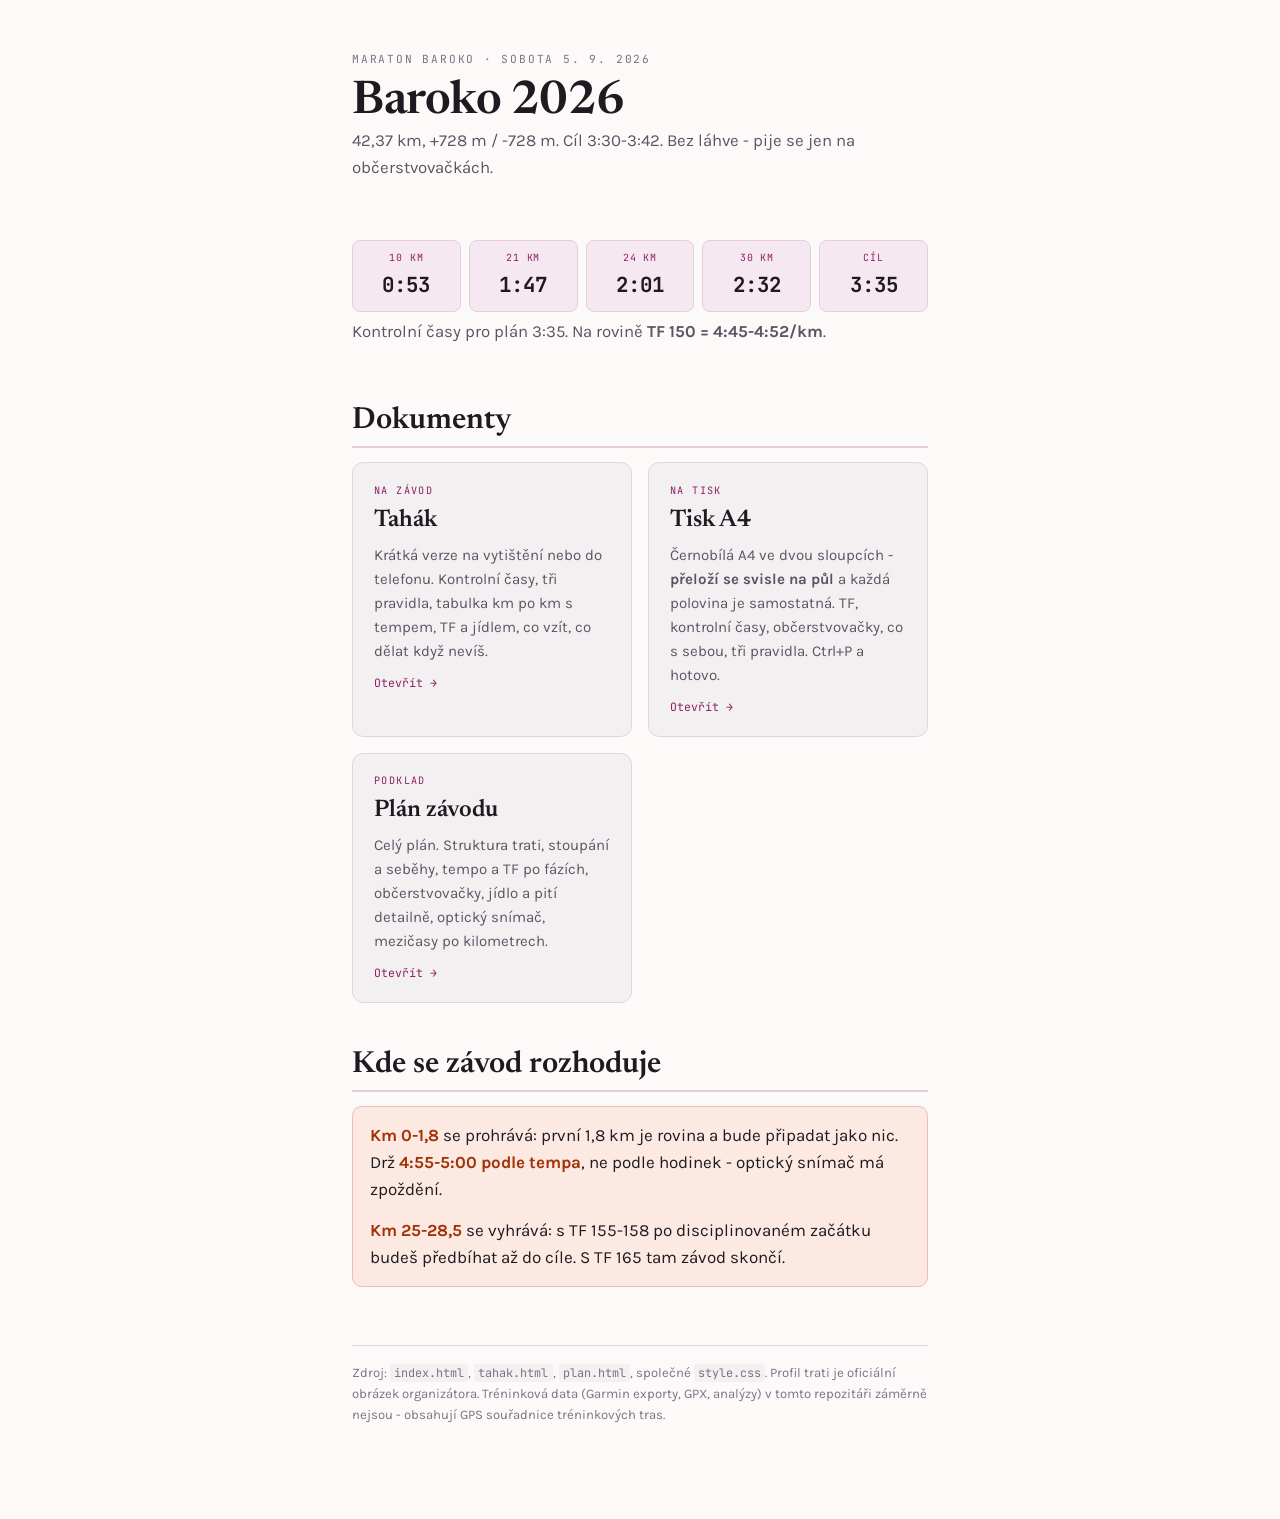
<file: index.html>
<!DOCTYPE html>
<html lang="cs">
<head>
<meta charset="utf-8">
<meta name="viewport" content="width=device-width, initial-scale=1">
<title>Baroko 2026</title>
<link rel="preconnect" href="https://fonts.googleapis.com">
<link rel="preconnect" href="https://fonts.gstatic.com" crossorigin>
<link rel="stylesheet" href="https://fonts.googleapis.com/css2?family=Newsreader:ital,opsz,wght@0,6..72,400;0,6..72,600;1,6..72,400&family=Karla:wght@400;500;700&family=JetBrains+Mono:wght@400;500;700&display=swap">
<link rel="stylesheet" href="style.css">
</head>
<body>
<div class="sheet narrow">

<header>
  <p class="kicker">Maraton Baroko &middot; sobota 5. 9. 2026</p>
  <h1>Baroko 2026</h1>
  <p class="lede">42,37 km, +728 m / -728 m. Cíl 3:30-3:42. Bez láhve - pije se jen na
  občerstvovačkách.</p>
</header>

<section>
  <div class="splits">
    <div><span class="k">10 km</span><span class="v">0:53</span></div>
    <div><span class="k">21 km</span><span class="v">1:47</span></div>
    <div><span class="k">24 km</span><span class="v">2:01</span></div>
    <div><span class="k">30 km</span><span class="v">2:32</span></div>
    <div><span class="k">cíl</span><span class="v">3:35</span></div>
  </div>
  <p class="lede">Kontrolní časy pro plán 3:35. Na rovině <strong>TF 150 = 4:45-4:52/km</strong>.</p>
</section>

<section>
  <h2>Dokumenty</h2>
  <div class="cards">
    <a class="card" href="tahak.html">
      <span class="tag">na závod</span>
      <span class="name">Tahák</span>
      <span class="desc">Krátká verze na vytištění nebo do telefonu. Kontrolní časy, tři pravidla,
        tabulka km po km s tempem, TF a jídlem, co vzít, co dělat když nevíš.</span>
      <span class="go">Otevřít &rarr;</span>
    </a>
    <a class="card" href="tisk.html">
      <span class="tag">na tisk</span>
      <span class="name">Tisk A4</span>
      <span class="desc">Černobílá A4 ve dvou sloupcích - <strong>přeloží se svisle na půl</strong>
        a každá polovina je samostatná. TF, kontrolní časy, občerstvovačky, co s sebou, tři
        pravidla. Ctrl+P a hotovo.</span>
      <span class="go">Otevřít &rarr;</span>
    </a>
    <a class="card" href="plan.html">
      <span class="tag">podklad</span>
      <span class="name">Plán závodu</span>
      <span class="desc">Celý plán. Struktura trati, stoupání a seběhy, tempo a TF po fázích,
        občerstvovačky, jídlo a pití detailně, optický snímač, mezičasy po kilometrech.</span>
      <span class="go">Otevřít &rarr;</span>
    </a>
  </div>
</section>

<section>
  <h2>Kde se závod rozhoduje</h2>
  <div class="box warn">
    <p><strong>Km 0-1,8</strong> se prohrává: první 1,8 km je rovina a bude připadat jako nic.
    Drž <strong>4:55-5:00 podle tempa</strong>, ne podle hodinek - optický snímač má zpoždění.</p>
    <p><strong>Km 25-28,5</strong> se vyhrává: s TF 155-158 po disciplinovaném začátku budeš
    předbíhat až do cíle. S TF 165 tam závod skončí.</p>
  </div>
</section>

<p class="foot">Zdroj: <code>index.html</code>, <code>tahak.html</code>, <code>plan.html</code>,
společné <code>style.css</code>. Profil trati je oficiální obrázek organizátora.
Tréninková data (Garmin exporty, GPX, analýzy) v tomto repozitáři záměrně nejsou -
obsahují GPS souřadnice tréninkových tras.</p>

</div>
</body>
</html>
</file>
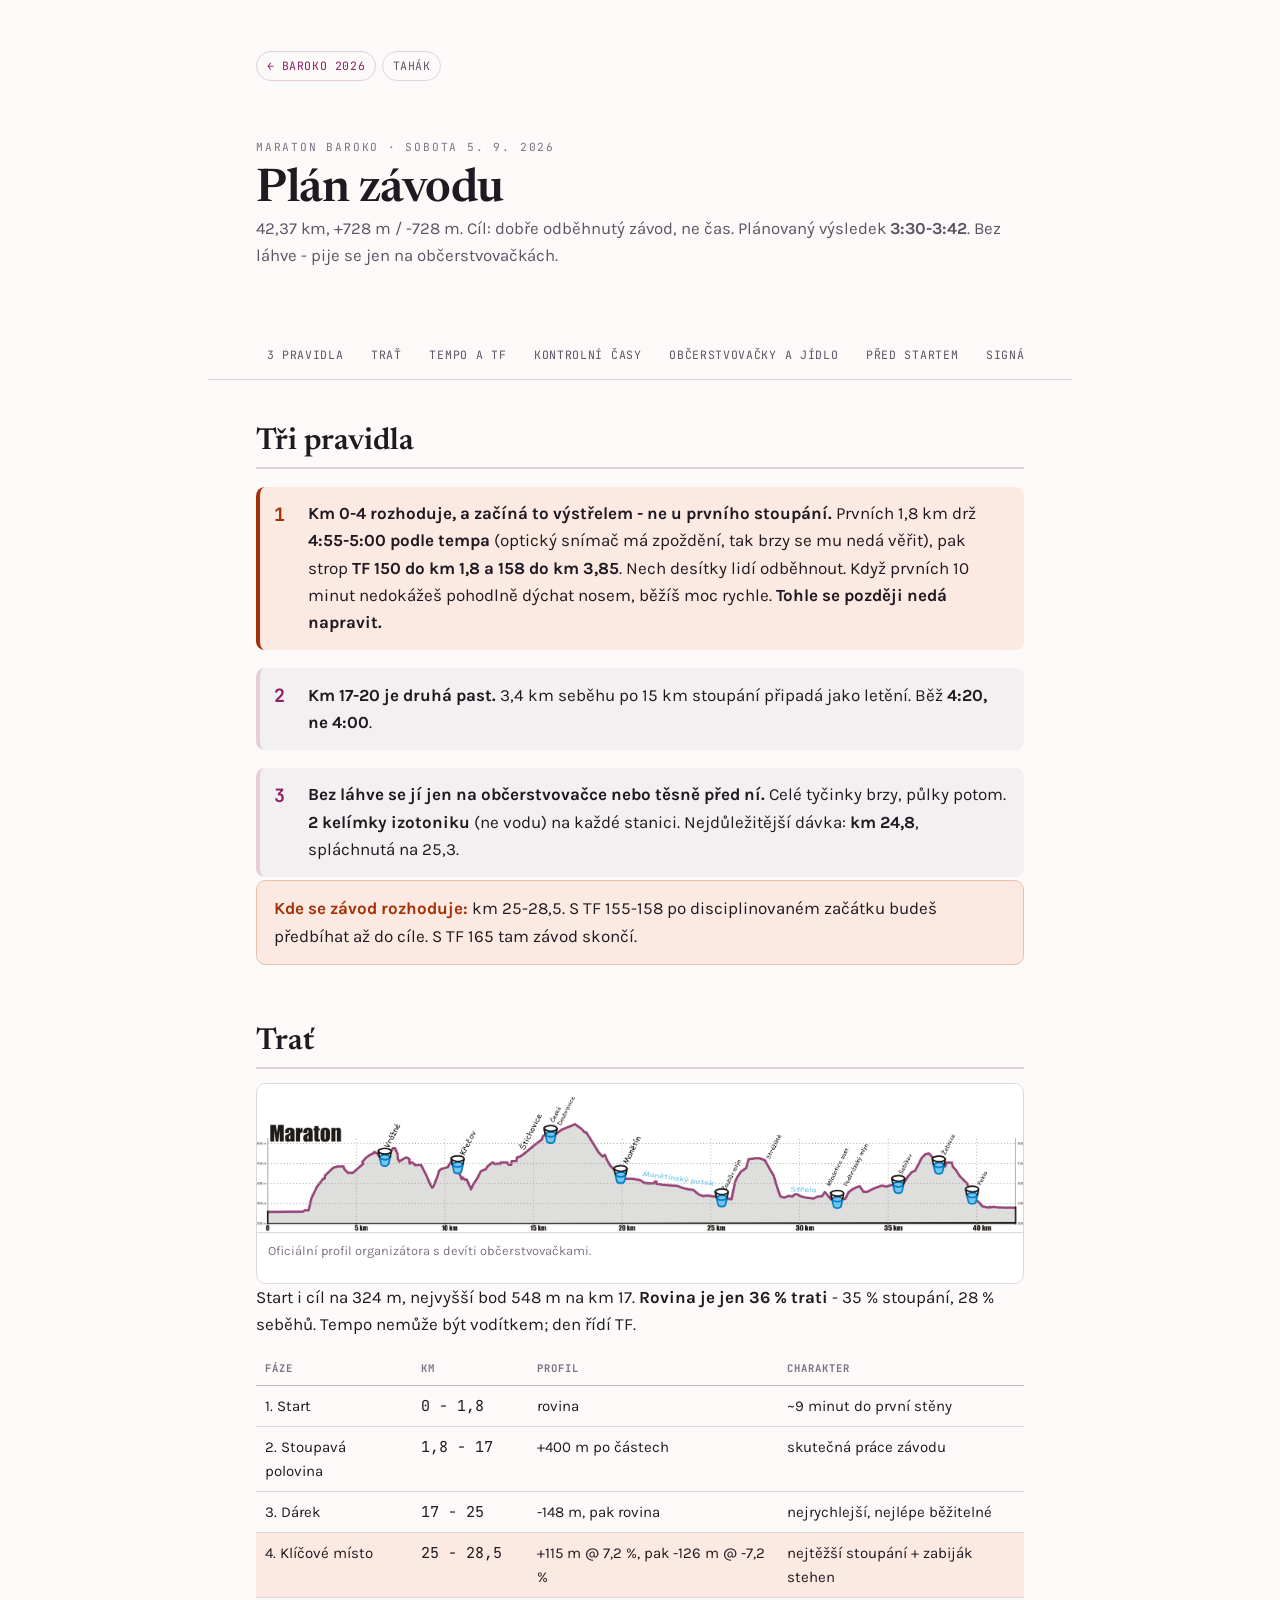
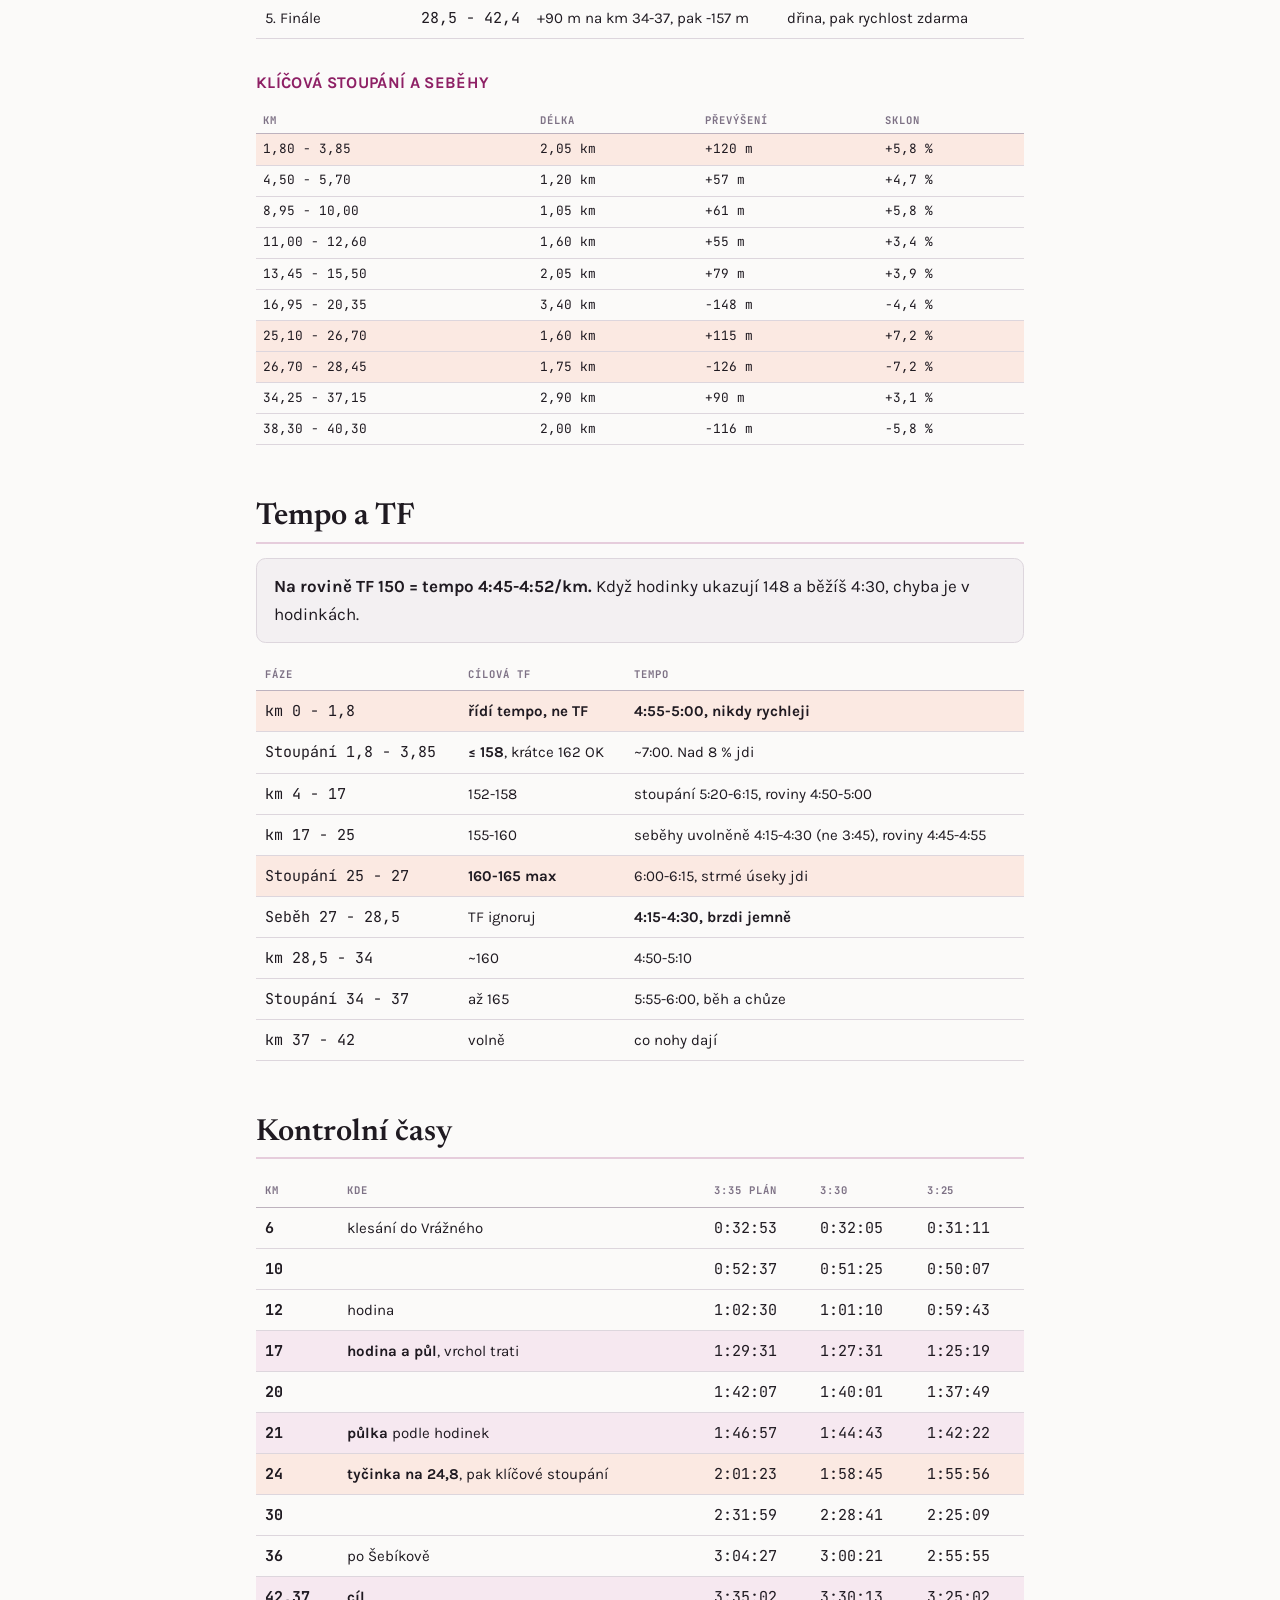
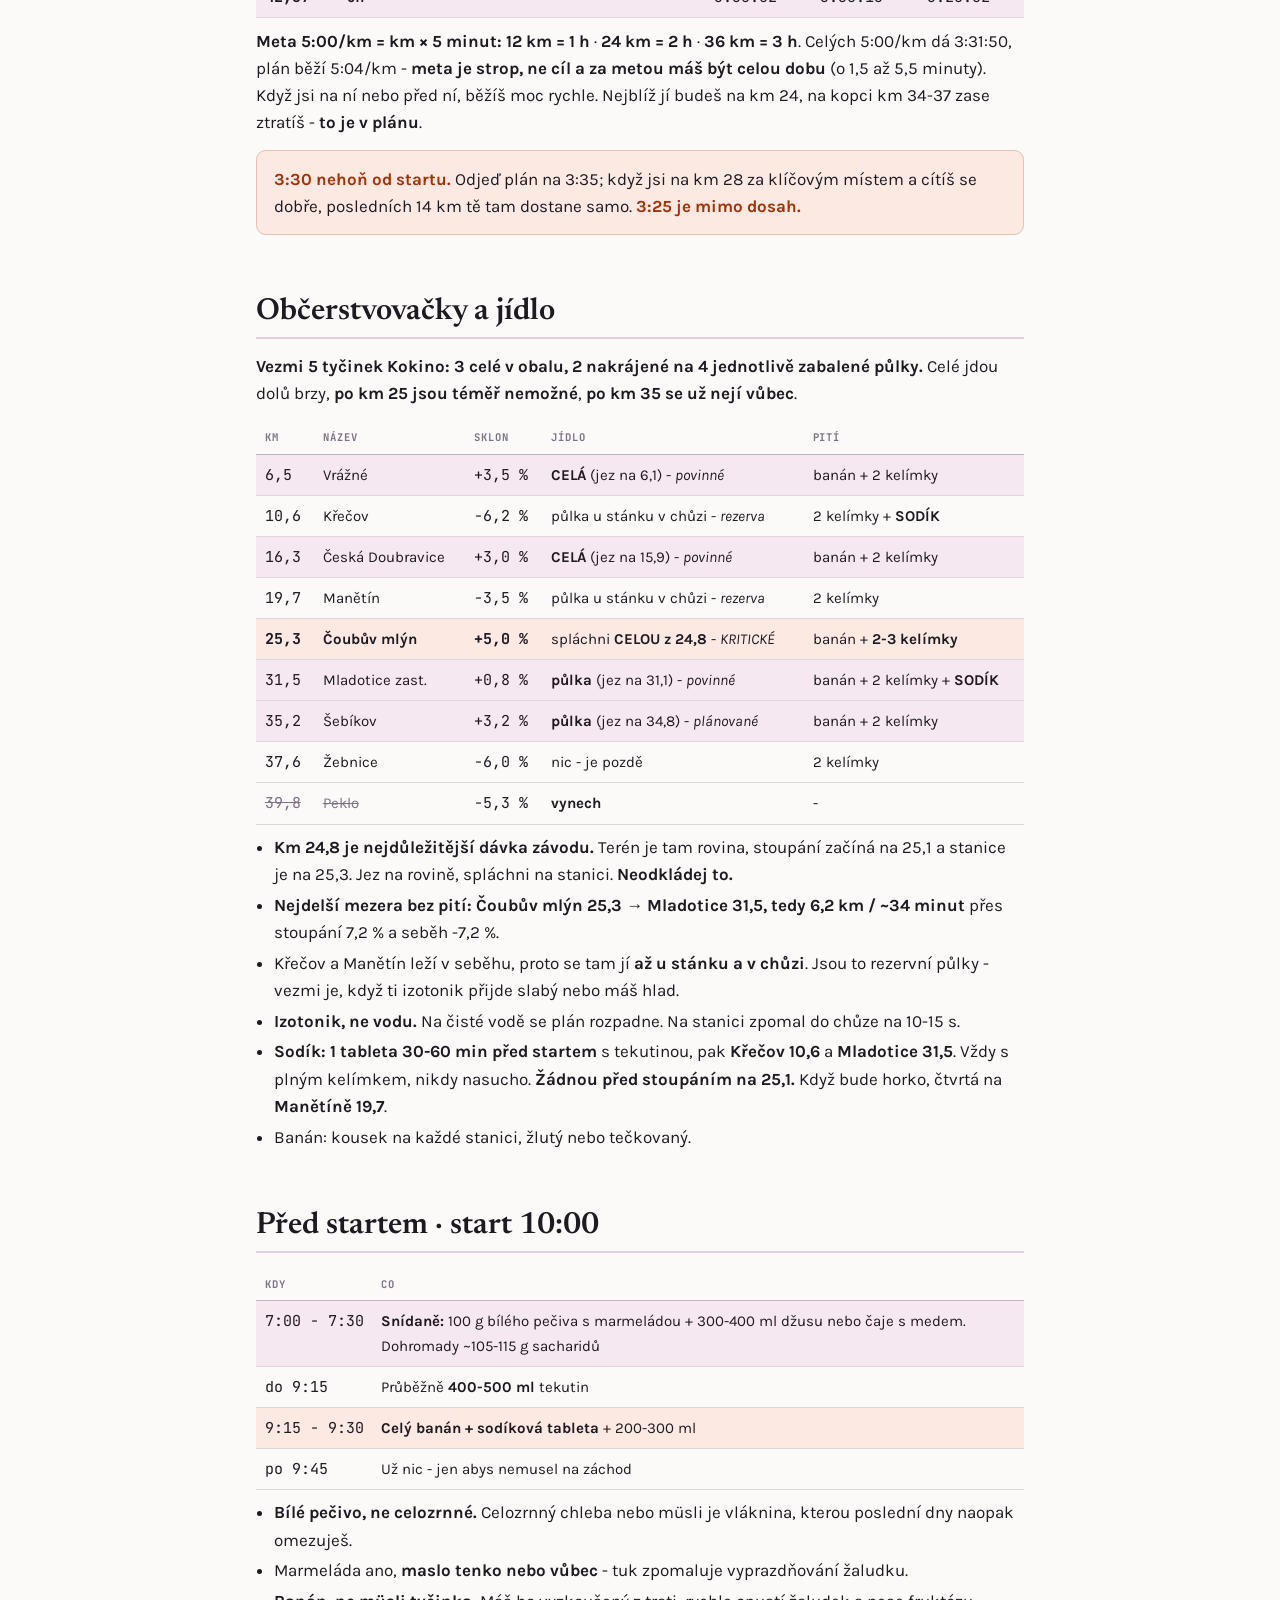
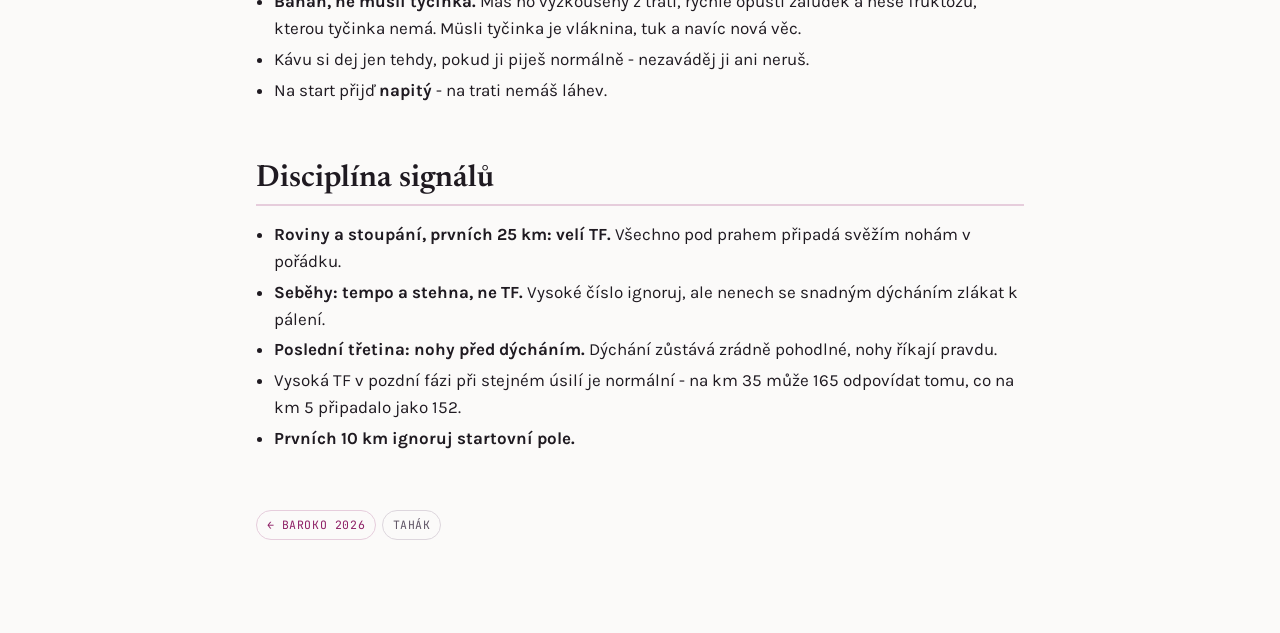
<file: plan.html>
<!DOCTYPE html>
<html lang="cs">
<head>
<meta charset="utf-8">
<meta name="viewport" content="width=device-width, initial-scale=1">
<title>Plán závodu - Baroko 2026</title>
<link rel="preconnect" href="https://fonts.googleapis.com">
<link rel="preconnect" href="https://fonts.gstatic.com" crossorigin>
<link rel="stylesheet" href="https://fonts.googleapis.com/css2?family=Newsreader:ital,opsz,wght@0,6..72,400;0,6..72,600;1,6..72,400&family=Karla:wght@400;500;700&family=JetBrains+Mono:wght@400;500;700&display=swap">
<link rel="stylesheet" href="style.css">
</head>
<body>
<div class="sheet">

<p class="crumb"><a class="home" href="index.html">&larr; Baroko 2026</a><a href="tahak.html">Tahák</a></p>

<header>
  <p class="kicker">Maraton Baroko &middot; sobota 5. 9. 2026</p>
  <h1>Plán závodu</h1>
  <p class="lede">42,37 km, +728 m / -728 m. Cíl: dobře odběhnutý závod, ne čas.
  Plánovaný výsledek <strong>3:30-3:42</strong>. Bez láhve - pije se jen na občerstvovačkách.</p>
</header>

<nav class="top"><ul>
  <li><a href="#pravidla">3 pravidla</a></li>
  <li><a href="#trat">Trať</a></li>
  <li><a href="#tempo">Tempo a TF</a></li>
  <li><a href="#casy">Kontrolní časy</a></li>
  <li><a href="#stanice">Občerstvovačky a jídlo</a></li>
  <li><a href="#start">Před startem</a></li>
  <li><a href="#signaly">Signály</a></li>
</ul></nav>

<section id="pravidla">
  <h2>Tři pravidla</h2>
  <ol class="rules">
    <li class="crit"><strong>Km 0-4 rozhoduje, a začíná to výstřelem - ne u prvního stoupání.</strong>
      Prvních 1,8 km drž <strong>4:55-5:00 podle tempa</strong> (optický snímač má zpoždění, tak
      brzy se mu nedá věřit), pak strop <strong>TF 150 do km 1,8 a 158 do km 3,85</strong>. Nech
      desítky lidí odběhnout. Když prvních 10 minut nedokážeš pohodlně dýchat nosem, běžíš moc
      rychle. <strong>Tohle se později nedá napravit.</strong></li>
    <li><strong>Km 17-20 je druhá past.</strong> 3,4 km seběhu po 15 km stoupání připadá jako
      letění. Běž <strong>4:20, ne 4:00</strong>.</li>
    <li><strong>Bez láhve se jí jen na občerstvovačce nebo těsně před ní.</strong> Celé tyčinky
      brzy, půlky potom. <strong>2 kelímky izotoniku</strong> (ne vodu) na každé stanici.
      Nejdůležitější dávka: <strong>km 24,8</strong>, spláchnutá na 25,3.</li>
  </ol>
  <div class="box warn">
    <p><strong>Kde se závod rozhoduje:</strong> km 25-28,5. S TF 155-158 po disciplinovaném začátku
    budeš předbíhat až do cíle. S TF 165 tam závod skončí.</p>
  </div>
</section>

<section id="trat">
  <h2>Trať</h2>
  <div class="figure">
    <img src="profile_maraton.png" alt="Profil trati maratonu Baroko s vyznačenými občerstvovačkami">
    <p class="figcap">Oficiální profil organizátora s devíti občerstvovačkami.</p>
  </div>
  <p>Start i cíl na 324 m, nejvyšší bod 548 m na km 17. <strong>Rovina je jen 36 % trati</strong> -
  35 % stoupání, 28 % seběhů. Tempo nemůže být vodítkem; den řídí TF.</p>
  <div class="tw"><table>
    <thead><tr><th>Fáze</th><th class="num">km</th><th>Profil</th><th>Charakter</th></tr></thead>
    <tbody>
      <tr><td>1. Start</td><td class="num">0 - 1,8</td><td>rovina</td><td>~9 minut do první stěny</td></tr>
      <tr><td>2. Stoupavá polovina</td><td class="num">1,8 - 17</td><td>+400 m po částech</td><td>skutečná práce závodu</td></tr>
      <tr><td>3. Dárek</td><td class="num">17 - 25</td><td>-148 m, pak rovina</td><td>nejrychlejší, nejlépe běžitelné</td></tr>
      <tr class="crit"><td>4. Klíčové místo</td><td class="num">25 - 28,5</td><td>+115 m @ 7,2 %, pak -126 m @ -7,2 %</td><td>nejtěžší stoupání + zabiják stehen</td></tr>
      <tr><td>5. Finále</td><td class="num">28,5 - 42,4</td><td>+90 m na km 34-37, pak -157 m</td><td>dřina, pak rychlost zdarma</td></tr>
    </tbody>
  </table></div>

  <h3>Klíčová stoupání a seběhy</h3>
  <div class="tw"><table class="compact">
    <thead><tr><th class="num">km</th><th class="num">Délka</th><th class="num">Převýšení</th><th class="num">Sklon</th></tr></thead>
    <tbody>
      <tr class="crit"><td class="num">1,80 - 3,85</td><td class="num">2,05 km</td><td class="num">+120 m</td><td class="num">+5,8 %</td></tr>
      <tr><td class="num">4,50 - 5,70</td><td class="num">1,20 km</td><td class="num">+57 m</td><td class="num">+4,7 %</td></tr>
      <tr><td class="num">8,95 - 10,00</td><td class="num">1,05 km</td><td class="num">+61 m</td><td class="num">+5,8 %</td></tr>
      <tr><td class="num">11,00 - 12,60</td><td class="num">1,60 km</td><td class="num">+55 m</td><td class="num">+3,4 %</td></tr>
      <tr><td class="num">13,45 - 15,50</td><td class="num">2,05 km</td><td class="num">+79 m</td><td class="num">+3,9 %</td></tr>
      <tr><td class="num">16,95 - 20,35</td><td class="num">3,40 km</td><td class="num">-148 m</td><td class="num">-4,4 %</td></tr>
      <tr class="crit"><td class="num">25,10 - 26,70</td><td class="num">1,60 km</td><td class="num">+115 m</td><td class="num">+7,2 %</td></tr>
      <tr class="crit"><td class="num">26,70 - 28,45</td><td class="num">1,75 km</td><td class="num">-126 m</td><td class="num">-7,2 %</td></tr>
      <tr><td class="num">34,25 - 37,15</td><td class="num">2,90 km</td><td class="num">+90 m</td><td class="num">+3,1 %</td></tr>
      <tr><td class="num">38,30 - 40,30</td><td class="num">2,00 km</td><td class="num">-116 m</td><td class="num">-5,8 %</td></tr>
    </tbody>
  </table></div>
</section>

<section id="tempo">
  <h2>Tempo a TF</h2>
  <div class="box">
    <p><strong>Na rovině TF 150 = tempo 4:45-4:52/km.</strong>
    Když hodinky ukazují 148 a běžíš 4:30, chyba je v hodinkách.</p>
  </div>
  <div class="tw"><table>
    <thead><tr><th>Fáze</th><th>Cílová TF</th><th>Tempo</th></tr></thead>
    <tbody>
      <tr class="crit"><td class="num">km 0 - 1,8</td><td><strong>řídí tempo, ne TF</strong></td><td><strong>4:55-5:00, nikdy rychleji</strong></td></tr>
      <tr><td class="num">Stoupání 1,8 - 3,85</td><td><strong>&le; 158</strong>, krátce 162 OK</td><td>~7:00. Nad 8 % jdi</td></tr>
      <tr><td class="num">km 4 - 17</td><td>152-158</td><td>stoupání 5:20-6:15, roviny 4:50-5:00</td></tr>
      <tr><td class="num">km 17 - 25</td><td>155-160</td><td>seběhy uvolněně 4:15-4:30 (ne 3:45), roviny 4:45-4:55</td></tr>
      <tr class="crit"><td class="num">Stoupání 25 - 27</td><td><strong>160-165 max</strong></td><td>6:00-6:15, strmé úseky jdi</td></tr>
      <tr><td class="num">Seběh 27 - 28,5</td><td>TF ignoruj</td><td><strong>4:15-4:30, brzdi jemně</strong></td></tr>
      <tr><td class="num">km 28,5 - 34</td><td>~160</td><td>4:50-5:10</td></tr>
      <tr><td class="num">Stoupání 34 - 37</td><td>až 165</td><td>5:55-6:00, běh a chůze</td></tr>
      <tr><td class="num">km 37 - 42</td><td>volně</td><td>co nohy dají</td></tr>
    </tbody>
  </table></div>
</section>

<section id="casy">
  <h2>Kontrolní časy</h2>
  <div class="tw"><table>
    <thead><tr><th class="num">km</th><th>Kde</th><th class="num">3:35 plán</th><th class="num">3:30</th><th class="num">3:25</th></tr></thead>
    <tbody>
      <tr><td class="num"><strong>6</strong></td><td>klesání do Vrážného</td><td class="num">0:32:53</td><td class="num">0:32:05</td><td class="num">0:31:11</td></tr>
      <tr><td class="num"><strong>10</strong></td><td></td><td class="num">0:52:37</td><td class="num">0:51:25</td><td class="num">0:50:07</td></tr>
      <tr><td class="num"><strong>12</strong></td><td>hodina</td><td class="num">1:02:30</td><td class="num">1:01:10</td><td class="num">0:59:43</td></tr>
      <tr class="eat"><td class="num"><strong>17</strong></td><td><strong>hodina a půl</strong>, vrchol trati</td><td class="num">1:29:31</td><td class="num">1:27:31</td><td class="num">1:25:19</td></tr>
      <tr><td class="num"><strong>20</strong></td><td></td><td class="num">1:42:07</td><td class="num">1:40:01</td><td class="num">1:37:49</td></tr>
      <tr class="eat"><td class="num"><strong>21</strong></td><td><strong>půlka</strong> podle hodinek</td><td class="num">1:46:57</td><td class="num">1:44:43</td><td class="num">1:42:22</td></tr>
      <tr class="crit"><td class="num"><strong>24</strong></td><td><strong>tyčinka na 24,8</strong>, pak klíčové stoupání</td><td class="num">2:01:23</td><td class="num">1:58:45</td><td class="num">1:55:56</td></tr>
      <tr><td class="num"><strong>30</strong></td><td></td><td class="num">2:31:59</td><td class="num">2:28:41</td><td class="num">2:25:09</td></tr>
      <tr><td class="num"><strong>36</strong></td><td>po Šebíkově</td><td class="num">3:04:27</td><td class="num">3:00:21</td><td class="num">2:55:55</td></tr>
      <tr class="eat"><td class="num"><strong>42,37</strong></td><td><strong>cíl</strong></td><td class="num">3:35:02</td><td class="num">3:30:13</td><td class="num">3:25:02</td></tr>
    </tbody>
  </table></div>
  <p><strong>Meta 5:00/km = km &times; 5 minut:</strong> <strong>12 km = 1 h</strong> &middot;
  <strong>24 km = 2 h</strong> &middot; <strong>36 km = 3 h</strong>. Celých 5:00/km dá 3:31:50,
  plán běží 5:04/km - <strong>meta je strop, ne cíl a za metou máš být celou dobu</strong>
  (o 1,5 až 5,5 minuty). Když jsi na ní nebo před ní, běžíš moc rychle. Nejblíž jí budeš na km 24,
  na kopci km 34-37 zase ztratíš - <strong>to je v plánu</strong>.</p>
  <div class="box warn">
    <p><strong>3:30 nehoň od startu.</strong> Odjeď plán na 3:35; když jsi na km 28 za klíčovým
    místem a cítíš se dobře, posledních 14 km tě tam dostane samo. <strong>3:25 je mimo
    dosah.</strong></p>
  </div>
</section>

<section id="stanice">
  <h2>Občerstvovačky a jídlo</h2>
  <p><strong>Vezmi 5 tyčinek Kokino: 3 celé v obalu, 2 nakrájené na 4 jednotlivě zabalené
  půlky.</strong> Celé jdou dolů brzy, <strong>po km 25 jsou téměř nemožné</strong>,
  <strong>po km 35 se už nejí vůbec</strong>.</p>
  <div class="tw"><table>
    <thead><tr><th class="num">km</th><th>Název</th><th class="num">Sklon</th><th>Jídlo</th><th>Pití</th></tr></thead>
    <tbody>
      <tr class="eat"><td class="num">6,5</td><td>Vrážné</td><td class="num">+3,5 %</td><td><strong>CELÁ</strong> (jez na 6,1) - <em>povinné</em></td><td>banán + 2 kelímky</td></tr>
      <tr><td class="num">10,6</td><td>Křečov</td><td class="num">-6,2 %</td><td>půlka u stánku v chůzi - <em>rezerva</em></td><td>2 kelímky + <strong>SODÍK</strong></td></tr>
      <tr class="eat"><td class="num">16,3</td><td>Česká Doubravice</td><td class="num">+3,0 %</td><td><strong>CELÁ</strong> (jez na 15,9) - <em>povinné</em></td><td>banán + 2 kelímky</td></tr>
      <tr><td class="num">19,7</td><td>Manětín</td><td class="num">-3,5 %</td><td>půlka u stánku v chůzi - <em>rezerva</em></td><td>2 kelímky</td></tr>
      <tr class="crit"><td class="num"><strong>25,3</strong></td><td><strong>Čoubův mlýn</strong></td><td class="num"><strong>+5,0 %</strong></td><td>spláchni <strong>CELOU z 24,8</strong> - <em>KRITICKÉ</em></td><td>banán + <strong>2-3 kelímky</strong></td></tr>
      <tr class="eat"><td class="num">31,5</td><td>Mladotice zast.</td><td class="num">+0,8 %</td><td><strong>půlka</strong> (jez na 31,1) - <em>povinné</em></td><td>banán + 2 kelímky + <strong>SODÍK</strong></td></tr>
      <tr class="eat"><td class="num">35,2</td><td>Šebíkov</td><td class="num">+3,2 %</td><td><strong>půlka</strong> (jez na 34,8) - <em>plánované</em></td><td>banán + 2 kelímky</td></tr>
      <tr><td class="num">37,6</td><td>Žebnice</td><td class="num">-6,0 %</td><td>nic - je pozdě</td><td>2 kelímky</td></tr>
      <tr><td class="num"><s>39,8</s></td><td><s>Peklo</s></td><td class="num">-5,3 %</td><td><strong>vynech</strong></td><td>-</td></tr>
    </tbody>
  </table></div>
  <ul>
    <li><strong>Km 24,8 je nejdůležitější dávka závodu.</strong> Terén je tam rovina, stoupání
      začíná na 25,1 a stanice je na 25,3. Jez na rovině, spláchni na stanici.
      <strong>Neodkládej to.</strong></li>
    <li><strong>Nejdelší mezera bez pití: Čoubův mlýn 25,3 &rarr; Mladotice 31,5, tedy
      6,2 km / ~34 minut</strong> přes stoupání 7,2 % a seběh -7,2 %.</li>
    <li>Křečov a Manětín leží v seběhu, proto se tam jí <strong>až u stánku a v chůzi</strong>.
      Jsou to rezervní půlky - vezmi je, když ti izotonik přijde slabý nebo máš hlad.</li>
    <li><strong>Izotonik, ne vodu.</strong> Na čisté vodě se plán rozpadne. Na stanici zpomal do
      chůze na 10-15 s.</li>
    <li><strong>Sodík: 1 tableta 30-60 min před startem</strong> s tekutinou, pak
      <strong>Křečov 10,6</strong> a <strong>Mladotice 31,5</strong>. Vždy s plným kelímkem, nikdy
      nasucho. <strong>Žádnou před stoupáním na 25,1.</strong> Když bude horko, čtvrtá na
      <strong>Manětíně 19,7</strong>.</li>
    <li>Banán: kousek na každé stanici, žlutý nebo tečkovaný.</li>
  </ul>
</section>

<section id="start">
  <h2>Před startem &middot; start 10:00</h2>
  <div class="tw"><table>
    <thead><tr><th class="num">Kdy</th><th>Co</th></tr></thead>
    <tbody>
      <tr class="eat"><td class="num">7:00 - 7:30</td><td><strong>Snídaně:</strong> 100 g bílého pečiva s marmeládou + 300-400 ml džusu nebo čaje s medem. Dohromady ~105-115 g sacharidů</td></tr>
      <tr><td class="num">do 9:15</td><td>Průběžně <strong>400-500 ml</strong> tekutin</td></tr>
      <tr class="crit"><td class="num">9:15 - 9:30</td><td><strong>Celý banán + sodíková tableta</strong> + 200-300 ml</td></tr>
      <tr><td class="num">po 9:45</td><td>Už nic - jen abys nemusel na záchod</td></tr>
    </tbody>
  </table></div>
  <ul>
    <li><strong>Bílé pečivo, ne celozrnné.</strong> Celozrnný chleba nebo müsli je vláknina, kterou
      poslední dny naopak omezuješ.</li>
    <li>Marmeláda ano, <strong>maslo tenko nebo vůbec</strong> - tuk zpomaluje vyprazdňování žaludku.</li>
    <li><strong>Banán, ne müsli tyčinka.</strong> Máš ho vyzkoušený z trati, rychle opustí žaludek
      a nese fruktózu, kterou tyčinka nemá. Müsli tyčinka je vláknina, tuk a navíc nová věc.</li>
    <li>Kávu si dej jen tehdy, pokud ji piješ normálně - nezaváděj ji ani neruš.</li>
    <li>Na start přijď <strong>napitý</strong> - na trati nemáš láhev.</li>
  </ul>
</section>

<section id="signaly">
  <h2>Disciplína signálů</h2>
  <ul>
    <li><strong>Roviny a stoupání, prvních 25 km: velí TF.</strong> Všechno pod prahem připadá
      svěžím nohám v pořádku.</li>
    <li><strong>Seběhy: tempo a stehna, ne TF.</strong> Vysoké číslo ignoruj, ale nenech se
      snadným dýcháním zlákat k pálení.</li>
    <li><strong>Poslední třetina: nohy před dýcháním.</strong> Dýchání zůstává zrádně pohodlné,
      nohy říkají pravdu.</li>
    <li>Vysoká TF v pozdní fázi při stejném úsilí je normální - na km 35 může 165 odpovídat tomu,
      co na km 5 připadalo jako 152.</li>
    <li><strong>Prvních 10 km ignoruj startovní pole.</strong></li>
  </ul>
</section>

<p class="crumb"><a class="home" href="index.html">&larr; Baroko 2026</a><a href="tahak.html">Tahák</a></p>

</div>
</body>
</html>
</file>
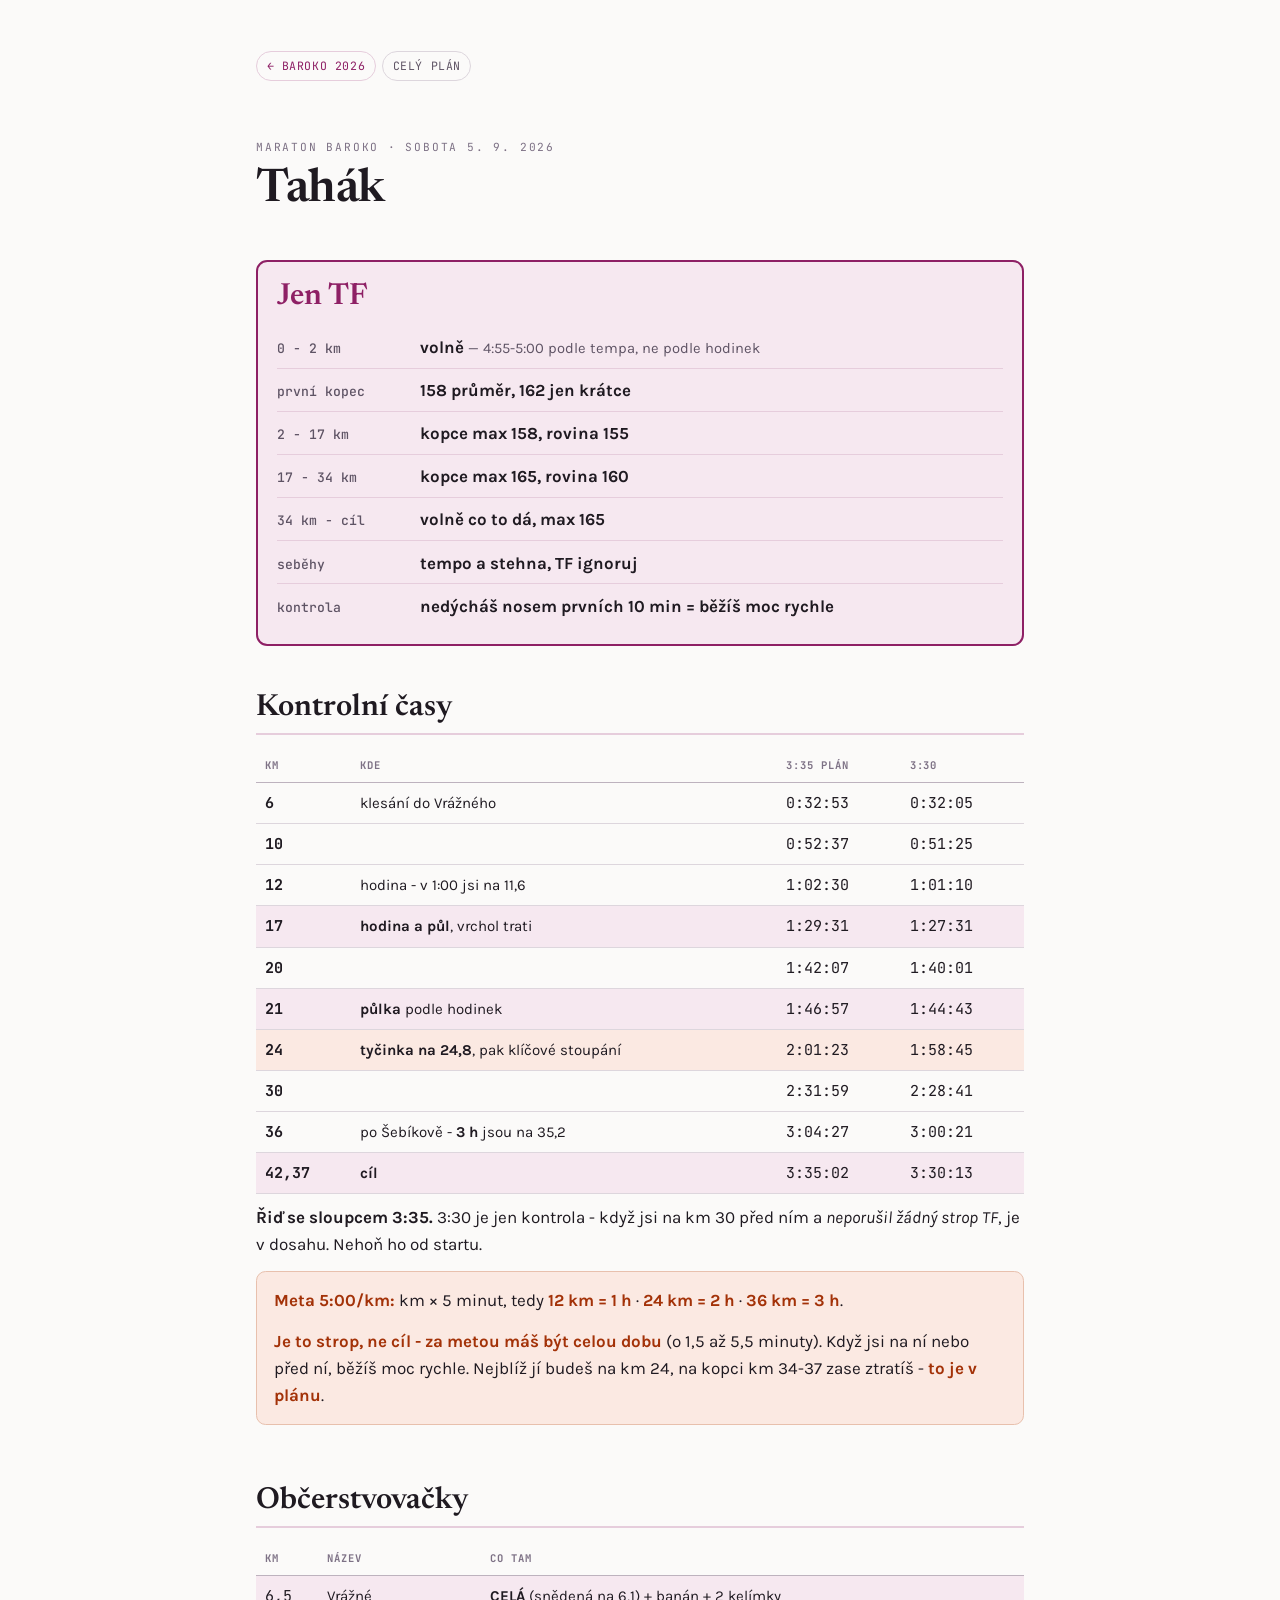
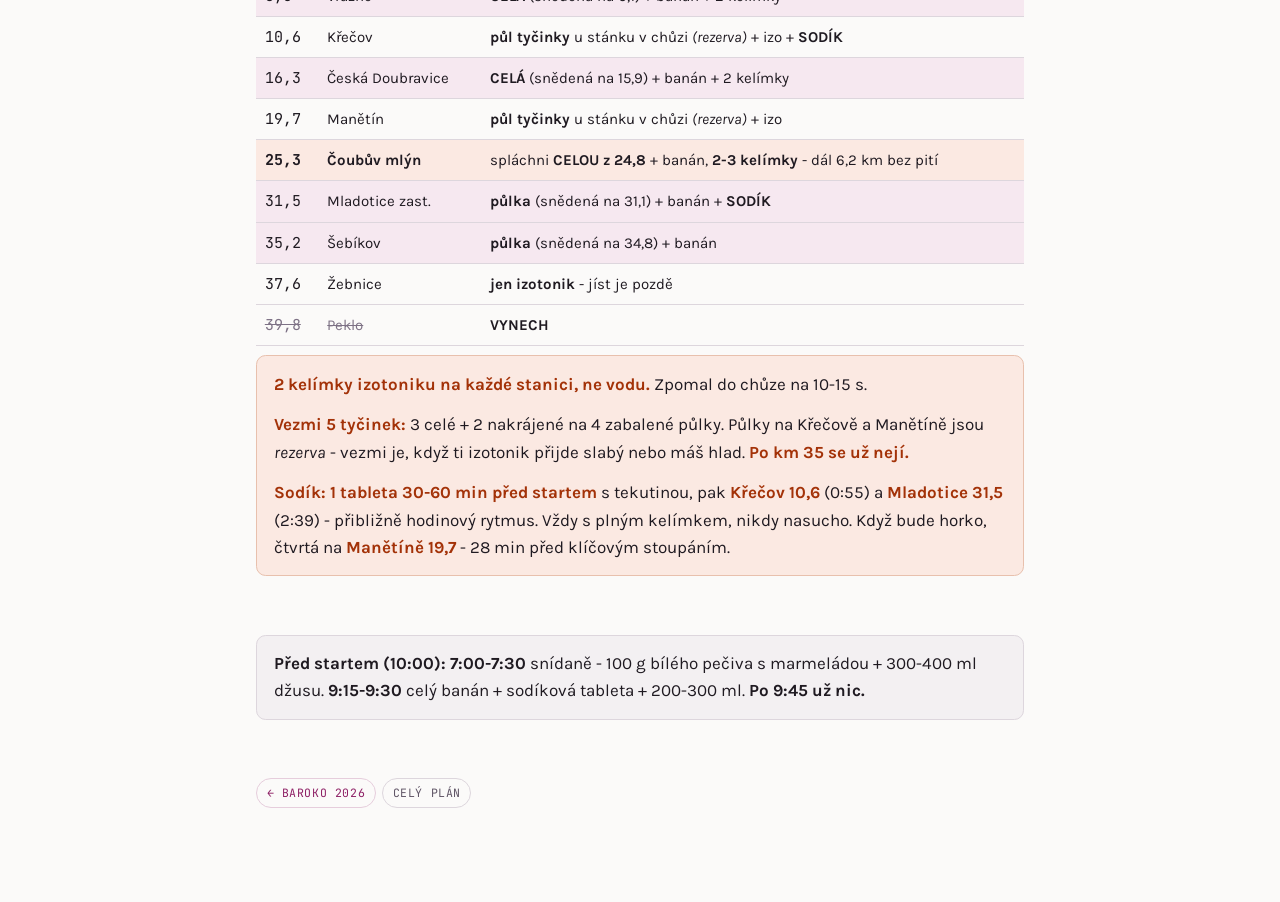
<file: tahak.html>
<!DOCTYPE html>
<html lang="cs">
<head>
<meta charset="utf-8">
<meta name="viewport" content="width=device-width, initial-scale=1">
<title>Tahák - Baroko 2026</title>
<link rel="preconnect" href="https://fonts.googleapis.com">
<link rel="preconnect" href="https://fonts.gstatic.com" crossorigin>
<link rel="stylesheet" href="https://fonts.googleapis.com/css2?family=Newsreader:ital,opsz,wght@0,6..72,400;0,6..72,600;1,6..72,400&family=Karla:wght@400;500;700&family=JetBrains+Mono:wght@400;500;700&display=swap">
<link rel="stylesheet" href="style.css">
</head>
<body>
<div class="sheet">

<p class="crumb"><a class="home" href="index.html">&larr; Baroko 2026</a><a href="plan.html">Celý plán</a></p>

<header>
  <p class="kicker">Maraton Baroko &middot; sobota 5. 9. 2026</p>
  <h1>Tahák</h1>
</header>

<section id="zkracena" class="short">
  <h2>Jen TF</h2>
  <dl>
    <div><dt>0 - 2 km</dt><dd>volně <em>&mdash; 4:55-5:00 podle tempa, ne podle hodinek</em></dd></div>
    <div><dt>první kopec</dt><dd>158 průměr, <strong>162 jen krátce</strong></dd></div>
    <div><dt>2 - 17 km</dt><dd>kopce max <strong>158</strong>, rovina <strong>155</strong></dd></div>
    <div><dt>17 - 34 km</dt><dd>kopce max <strong>165</strong>, rovina <strong>160</strong></dd></div>
    <div><dt>34 km - cíl</dt><dd>volně co to dá, max <strong>165</strong></dd></div>
    <div><dt>seběhy</dt><dd>tempo a stehna, <strong>TF ignoruj</strong></dd></div>
    <div><dt>kontrola</dt><dd>nedýcháš nosem prvních 10 min = <strong>běžíš moc rychle</strong></dd></div>
  </dl>
</section>

<section id="casy">
  <h2>Kontrolní časy</h2>
  <div class="tw"><table>
    <thead><tr><th class="num">km</th><th>Kde</th><th class="num">3:35 plán</th><th class="num">3:30</th></tr></thead>
    <tbody>
      <tr><td class="num"><strong>6</strong></td><td>klesání do Vrážného</td><td class="num">0:32:53</td><td class="num">0:32:05</td></tr>
      <tr><td class="num"><strong>10</strong></td><td></td><td class="num">0:52:37</td><td class="num">0:51:25</td></tr>
      <tr><td class="num"><strong>12</strong></td><td>hodina - v 1:00 jsi na 11,6</td><td class="num">1:02:30</td><td class="num">1:01:10</td></tr>
      <tr class="eat"><td class="num"><strong>17</strong></td><td><strong>hodina a půl</strong>, vrchol trati</td><td class="num">1:29:31</td><td class="num">1:27:31</td></tr>
      <tr><td class="num"><strong>20</strong></td><td></td><td class="num">1:42:07</td><td class="num">1:40:01</td></tr>
      <tr class="eat"><td class="num"><strong>21</strong></td><td><strong>půlka</strong> podle hodinek</td><td class="num">1:46:57</td><td class="num">1:44:43</td></tr>
      <tr class="crit"><td class="num"><strong>24</strong></td><td><strong>tyčinka na 24,8</strong>, pak klíčové stoupání</td><td class="num">2:01:23</td><td class="num">1:58:45</td></tr>
      <tr><td class="num"><strong>30</strong></td><td></td><td class="num">2:31:59</td><td class="num">2:28:41</td></tr>
      <tr><td class="num"><strong>36</strong></td><td>po Šebíkově - <strong>3 h</strong> jsou na 35,2</td><td class="num">3:04:27</td><td class="num">3:00:21</td></tr>
      <tr class="eat"><td class="num"><strong>42,37</strong></td><td><strong>cíl</strong></td><td class="num">3:35:02</td><td class="num">3:30:13</td></tr>
    </tbody>
  </table></div>
  <p><strong>Řiď se sloupcem 3:35.</strong> 3:30 je jen kontrola - když jsi na km 30 před ním a
  <em>neporušil žádný strop TF</em>, je v dosahu. Nehoň ho od startu.</p>
  <div class="box warn">
    <p><strong>Meta 5:00/km:</strong> km &times; 5 minut, tedy <strong>12 km = 1 h</strong> &middot;
    <strong>24 km = 2 h</strong> &middot; <strong>36 km = 3 h</strong>.</p>
    <p><strong>Je to strop, ne cíl - za metou máš být celou dobu</strong> (o 1,5 až 5,5 minuty).
    Když jsi na ní nebo před ní, běžíš moc rychle. Nejblíž jí budeš na km 24, na kopci km 34-37
    zase ztratíš - <strong>to je v plánu</strong>.</p>
  </div>
</section>

<section id="stanice">
  <h2>Občerstvovačky</h2>
  <div class="tw"><table>
    <thead><tr><th class="num">km</th><th>Název</th><th>Co tam</th></tr></thead>
    <tbody>
      <tr class="eat"><td class="num">6,5</td><td>Vrážné</td><td><strong>CELÁ</strong> (snědená na 6,1) + banán + 2 kelímky</td></tr>
      <tr><td class="num">10,6</td><td>Křečov</td><td><strong>půl tyčinky</strong> u stánku v chůzi <em>(rezerva)</em> + izo + <strong>SODÍK</strong></td></tr>
      <tr class="eat"><td class="num">16,3</td><td>Česká Doubravice</td><td><strong>CELÁ</strong> (snědená na 15,9) + banán + 2 kelímky</td></tr>
      <tr><td class="num">19,7</td><td>Manětín</td><td><strong>půl tyčinky</strong> u stánku v chůzi <em>(rezerva)</em> + izo</td></tr>
      <tr class="crit"><td class="num"><strong>25,3</strong></td><td><strong>Čoubův mlýn</strong></td><td>spláchni <strong>CELOU z 24,8</strong> + banán, <strong>2-3 kelímky</strong> - dál 6,2 km bez pití</td></tr>
      <tr class="eat"><td class="num">31,5</td><td>Mladotice zast.</td><td><strong>půlka</strong> (snědená na 31,1) + banán + <strong>SODÍK</strong></td></tr>
      <tr class="eat"><td class="num">35,2</td><td>Šebíkov</td><td><strong>půlka</strong> (snědená na 34,8) + banán</td></tr>
      <tr><td class="num">37,6</td><td>Žebnice</td><td><strong>jen izotonik</strong> - jíst je pozdě</td></tr>
      <tr><td class="num"><s>39,8</s></td><td><s>Peklo</s></td><td><strong>VYNECH</strong></td></tr>
    </tbody>
  </table></div>
  <div class="box warn">
    <p><strong>2 kelímky izotoniku na každé stanici, ne vodu.</strong> Zpomal do chůze na 10-15 s.</p>
    <p><strong>Vezmi 5 tyčinek:</strong> 3 celé + 2 nakrájené na 4 zabalené půlky.
    Půlky na Křečově a Manětíně jsou <em>rezerva</em> - vezmi je, když ti izotonik přijde slabý
    nebo máš hlad. <strong>Po km 35 se už nejí.</strong></p>
    <p><strong>Sodík: 1 tableta 30-60 min před startem</strong> s tekutinou, pak
    <strong>Křečov 10,6</strong> (0:55) a <strong>Mladotice 31,5</strong> (2:39) - přibližně
    hodinový rytmus. Vždy s plným kelímkem, nikdy nasucho. Když bude horko, čtvrtá na
    <strong>Manětíně 19,7</strong> - 28 min před klíčovým stoupáním.</p>
  </div>
</section>

  <div class="box">
    <p><strong>Před startem (10:00):</strong> <strong>7:00-7:30</strong> snídaně - 100 g bílého
    pečiva s marmeládou + 300-400 ml džusu. <strong>9:15-9:30</strong> celý banán + sodíková
    tableta + 200-300 ml. <strong>Po 9:45 už nic.</strong></p>
  </div>

<p class="crumb"><a class="home" href="index.html">&larr; Baroko 2026</a><a href="plan.html">Celý plán</a></p>

</div>
</body>
</html>
</file>
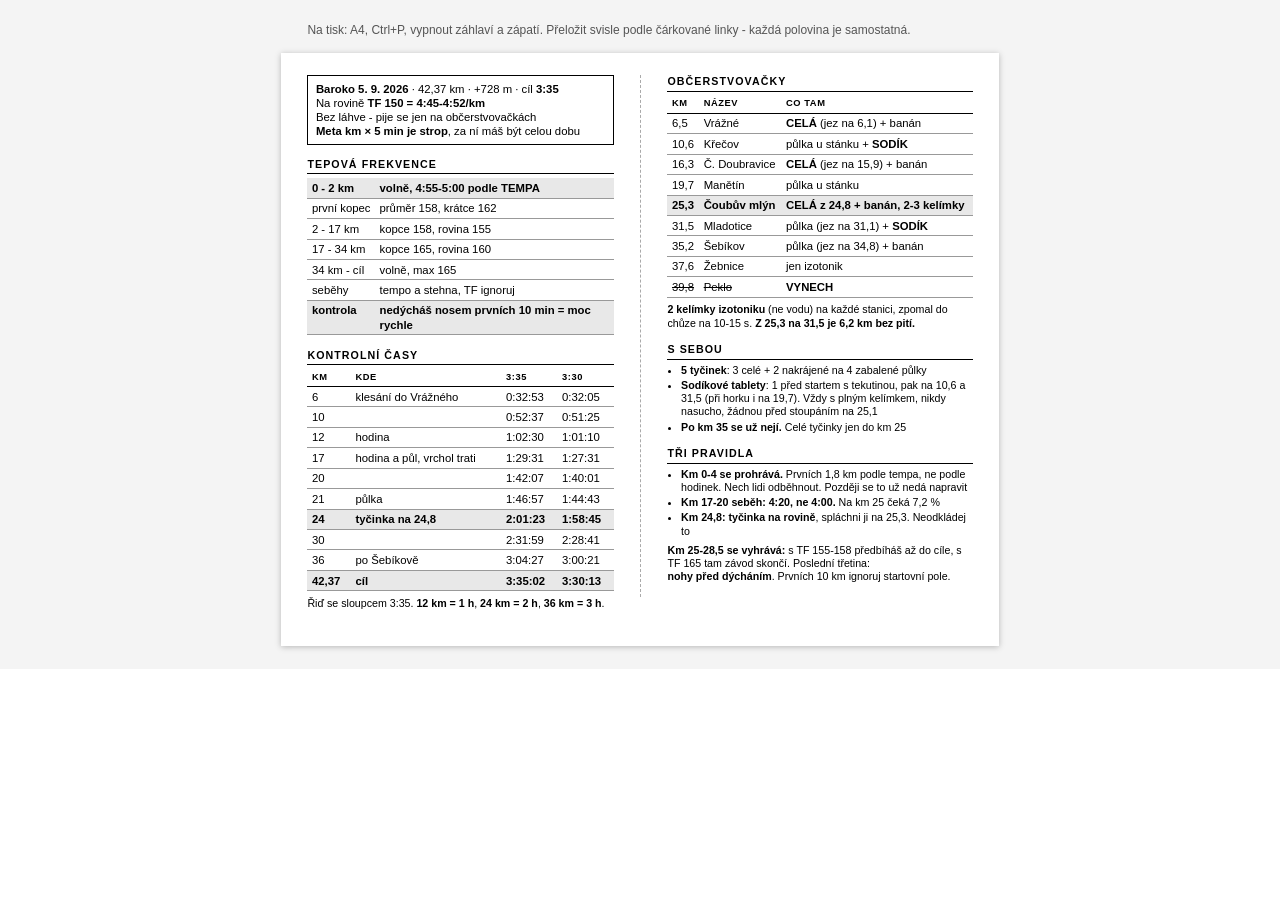
<file: tisk.html>
<!DOCTYPE html>
<html lang="cs">
<head>
<meta charset="utf-8">
<meta name="viewport" content="width=device-width, initial-scale=1">
<title>Baroko 2026 - tisk</title>
<style>
  @page{size:A4 portrait;margin:10mm}
  *{box-sizing:border-box}
  html,body{margin:0;padding:0;background:#fff;color:#000}
  body{font:10pt/1.25 "Helvetica Neue",Arial,sans-serif;-webkit-font-smoothing:antialiased}
  .sheet{max-width:190mm;margin:0 auto;padding:6mm 0}

  /* dva sloupce = dve poloviny po prelozeni; nic nepresahuje pres obe */
  .cols{display:flex;align-items:flex-start}
  .col{flex:0 0 50%;max-width:50%;min-width:0;padding:0 7mm}
  .col+.col{border-left:.3pt dashed #aaa}

  h2{font-size:8pt;margin:0 0 1mm;letter-spacing:.1em;text-transform:uppercase;
     border-bottom:1.2pt solid #000;padding-bottom:.6mm}
  .blk{margin:0 0 3.5mm}
  .lead{font-size:8.5pt;margin:0 0 3.5mm;padding:1.4mm 2mm;border:.8pt solid #000}
  .lead b{white-space:nowrap}
  table{border-collapse:collapse;width:100%;font-size:8.5pt}
  th,td{text-align:left;padding:.7mm 1.2mm;border-bottom:.4pt solid #999;vertical-align:top}
  thead th{font-size:7pt;letter-spacing:.06em;text-transform:uppercase;border-bottom:.8pt solid #000}
  tr.k td{background:#e8e8e8;font-weight:700}
  td.n,th.n{font-variant-numeric:tabular-nums;white-space:nowrap}
  .tf td:first-child{white-space:nowrap}
  .note{font-size:8pt;margin:1.5mm 0 0}
  .note b{white-space:nowrap}
  ul{margin:1mm 0 0;padding-left:3.6mm;font-size:8pt}
  li{margin:.5mm 0}
  s{text-decoration:line-through}
  @media screen{
    body{background:#f4f4f4;padding:6mm 0}
    .sheet{background:#fff;box-shadow:0 1px 6px rgba(0,0,0,.25)}
    .hint{max-width:190mm;margin:0 auto 4mm;padding:0 7mm;font-size:9pt;color:#555}
  }
  @media print{.hint{display:none}}
</style>
</head>
<body>
<p class="hint">Na tisk: A4, Ctrl+P, vypnout záhlaví a zápatí. Přeložit svisle podle čárkované linky -
každá polovina je samostatná.</p>
<div class="sheet">
<div class="cols">

  <div class="col">
    <p class="lead"><b>Baroko 5. 9. 2026</b> &middot; 42,37 km &middot; +728 m &middot; cíl
    <b>3:35</b><br>Na rovině <b>TF 150 = 4:45-4:52/km</b><br>Bez láhve - pije se jen na
    občerstvovačkách<br><b>Meta km &times; 5 min je strop</b>, za ní máš být celou dobu</p>

    <div class="blk">
      <h2>Tepová frekvence</h2>
      <table class="tf">
        <tbody>
          <tr class="k"><td>0 - 2 km</td><td>volně, 4:55-5:00 podle TEMPA</td></tr>
          <tr><td>první kopec</td><td>průměr 158, krátce 162</td></tr>
          <tr><td>2 - 17 km</td><td>kopce 158, rovina 155</td></tr>
          <tr><td>17 - 34 km</td><td>kopce 165, rovina 160</td></tr>
          <tr><td>34 km - cíl</td><td>volně, max 165</td></tr>
          <tr><td>seběhy</td><td>tempo a stehna, TF ignoruj</td></tr>
          <tr class="k"><td>kontrola</td><td>nedýcháš nosem prvních 10 min = moc rychle</td></tr>
        </tbody>
      </table>
    </div>

    <div class="blk">
      <h2>Kontrolní časy</h2>
      <table>
        <thead><tr><th class="n">km</th><th>Kde</th><th class="n">3:35</th><th class="n">3:30</th></tr></thead>
        <tbody>
          <tr><td class="n">6</td><td>klesání do Vrážného</td><td class="n">0:32:53</td><td class="n">0:32:05</td></tr>
          <tr><td class="n">10</td><td></td><td class="n">0:52:37</td><td class="n">0:51:25</td></tr>
          <tr><td class="n">12</td><td>hodina</td><td class="n">1:02:30</td><td class="n">1:01:10</td></tr>
          <tr><td class="n">17</td><td>hodina a půl, vrchol trati</td><td class="n">1:29:31</td><td class="n">1:27:31</td></tr>
          <tr><td class="n">20</td><td></td><td class="n">1:42:07</td><td class="n">1:40:01</td></tr>
          <tr><td class="n">21</td><td>půlka</td><td class="n">1:46:57</td><td class="n">1:44:43</td></tr>
          <tr class="k"><td class="n">24</td><td>tyčinka na 24,8</td><td class="n">2:01:23</td><td class="n">1:58:45</td></tr>
          <tr><td class="n">30</td><td></td><td class="n">2:31:59</td><td class="n">2:28:41</td></tr>
          <tr><td class="n">36</td><td>po Šebíkově</td><td class="n">3:04:27</td><td class="n">3:00:21</td></tr>
          <tr class="k"><td class="n">42,37</td><td>cíl</td><td class="n">3:35:02</td><td class="n">3:30:13</td></tr>
        </tbody>
      </table>
      <p class="note">Řiď se sloupcem 3:35. <b>12 km = 1 h</b>, <b>24 km = 2 h</b>,
      <b>36 km = 3 h</b>.</p>
    </div>
  </div>

  <div class="col">
    <div class="blk">
      <h2>Občerstvovačky</h2>
      <table>
        <thead><tr><th class="n">km</th><th>Název</th><th>Co tam</th></tr></thead>
        <tbody>
          <tr><td class="n">6,5</td><td>Vrážné</td><td><b>CELÁ</b> (jez na 6,1) + banán</td></tr>
          <tr><td class="n">10,6</td><td>Křečov</td><td>půlka u stánku + <b>SODÍK</b></td></tr>
          <tr><td class="n">16,3</td><td>Č. Doubravice</td><td><b>CELÁ</b> (jez na 15,9) + banán</td></tr>
          <tr><td class="n">19,7</td><td>Manětín</td><td>půlka u stánku</td></tr>
          <tr class="k"><td class="n">25,3</td><td>Čoubův mlýn</td><td><b>CELÁ z 24,8</b> + banán, <b>2-3 kelímky</b></td></tr>
          <tr><td class="n">31,5</td><td>Mladotice</td><td>půlka (jez na 31,1) + <b>SODÍK</b></td></tr>
          <tr><td class="n">35,2</td><td>Šebíkov</td><td>půlka (jez na 34,8) + banán</td></tr>
          <tr><td class="n">37,6</td><td>Žebnice</td><td>jen izotonik</td></tr>
          <tr><td class="n"><s>39,8</s></td><td><s>Peklo</s></td><td><b>VYNECH</b></td></tr>
        </tbody>
      </table>
      <p class="note"><b>2 kelímky izotoniku</b> (ne vodu) na každé stanici, zpomal do chůze na
      10-15 s. <b>Z 25,3 na 31,5 je 6,2 km bez pití.</b></p>
    </div>

    <div class="blk">
      <h2>S sebou</h2>
      <ul>
        <li><b>5 tyčinek</b>: 3 celé + 2 nakrájené na 4 zabalené půlky</li>
        <li><b>Sodíkové tablety</b>: 1 před startem s tekutinou, pak na 10,6 a 31,5 (při horku
          i na 19,7). Vždy s plným kelímkem, nikdy nasucho, žádnou před stoupáním na 25,1</li>
        <li><b>Po km 35 se už nejí.</b> Celé tyčinky jen do km 25</li>
      </ul>
    </div>

    <div class="blk">
      <h2>Tři pravidla</h2>
      <ul>
        <li><b>Km 0-4 se prohrává.</b> Prvních 1,8 km podle tempa, ne podle hodinek. Nech lidi
          odběhnout. Později se to už nedá napravit</li>
        <li><b>Km 17-20 seběh: 4:20, ne 4:00.</b> Na km 25 čeká 7,2 %</li>
        <li><b>Km 24,8: tyčinka na rovině</b>, spláchni ji na 25,3. Neodkládej to</li>
      </ul>
      <p class="note"><b>Km 25-28,5 se vyhrává:</b> s TF 155-158 předbíháš až do cíle, s TF 165 tam
      závod skončí. Poslední třetina: <b>nohy před dýcháním</b>. Prvních 10 km ignoruj startovní
      pole.</p>
    </div>
  </div>

</div>
</div>
</body>
</html>
</file>
<file: style.css>
:root{
  color-scheme:light;
  --paper:#fbfaf9;
  --surface:#f3f0f2;
  --ink:#1f1a21;
  --muted:#5e5364;
  --faint:#7d7185;
  --rule:#ddd6dd;
  --rule-strong:#bdb2be;
  --accent:#8e2065;
  --accent-soft:#f6e8f0;
  --accent-mid:#e6cddc;
  --warn:#a33208;
  --warn-soft:#fbe9e2;
  --mono:"JetBrains Mono",ui-monospace,monospace;
}
*{box-sizing:border-box}
body{
  margin:0;background:var(--paper);color:var(--ink);
  font-family:"Karla","Helvetica Neue",Arial,sans-serif;
  font-size:17px;line-height:1.6;-webkit-font-smoothing:antialiased;
}
img{max-width:100%;display:block}
.sheet{max-width:54rem;margin:0 auto;padding:clamp(1.5rem,4vw,3.5rem) clamp(1rem,4vw,3rem) 5rem;
       display:flex;flex-direction:column;gap:2.75rem}
.sheet.narrow{max-width:42rem}

h1{font-family:"Newsreader",Georgia,serif;font-weight:600;font-size:clamp(2rem,7vw,2.9rem);
   line-height:1.1;margin:0;letter-spacing:-.01em}
h2{font-family:"Newsreader",Georgia,serif;font-weight:600;font-size:clamp(1.45rem,4.5vw,1.9rem);
   line-height:1.2;margin:0 0 .9rem;padding-bottom:.4rem;border-bottom:2px solid var(--accent-mid)}
h3{font-family:"Karla",sans-serif;font-weight:700;font-size:1.02rem;margin:1.9rem 0 .7rem;
   letter-spacing:.02em;text-transform:uppercase;color:var(--accent)}
p{margin:0 0 .85rem}
a{color:var(--accent)}
ul{margin:0 0 .85rem;padding-left:1.15rem}
li{margin:.22rem 0}
code{font-family:var(--mono);font-size:.9em;background:var(--surface);padding:.1em .35em;border-radius:.25em}
s{color:var(--faint)}
.lede{color:var(--muted);font-size:1.05rem}
.kicker{font-family:var(--mono);font-size:.7rem;letter-spacing:.16em;text-transform:uppercase;
        color:var(--faint);margin:0 0 .5rem}
section{scroll-margin-top:4.5rem}

/* breadcrumb / page switch */
.crumb{display:flex;flex-wrap:wrap;gap:.4rem;align-items:center;font-family:var(--mono);
       font-size:.72rem;letter-spacing:.05em;text-transform:uppercase}
.crumb a{text-decoration:none;color:var(--muted);padding:.3rem .6rem;border-radius:99px;
         border:1px solid var(--rule)}
.crumb a:hover,.crumb a:focus{background:var(--accent-soft);color:var(--accent);border-color:var(--accent-mid)}
.crumb a.home{border-color:var(--accent-mid);color:var(--accent)}

/* sticky section nav */
nav.top{position:sticky;top:0;z-index:20;background:rgba(251,250,249,.94);
        backdrop-filter:blur(8px);border-bottom:1px solid var(--rule);
        margin:0 calc(-1*clamp(1rem,4vw,3rem));padding:.55rem clamp(1rem,4vw,3rem)}
nav.top ul{list-style:none;display:flex;gap:.4rem;margin:0;padding:0;overflow-x:auto;scrollbar-width:none}
nav.top ul::-webkit-scrollbar{display:none}
nav.top a{font-family:var(--mono);font-size:.72rem;letter-spacing:.06em;text-transform:uppercase;
          text-decoration:none;color:var(--muted);padding:.35rem .6rem;border-radius:99px;
          white-space:nowrap;border:1px solid transparent}
nav.top a:hover,nav.top a:focus{background:var(--accent-soft);color:var(--accent);border-color:var(--accent-mid)}

/* index cards */
.cards{display:grid;gap:1rem;grid-template-columns:1fr}
@media(min-width:38rem){.cards{grid-template-columns:1fr 1fr}}
.card{display:flex;flex-direction:column;gap:.5rem;text-decoration:none;color:inherit;
      background:var(--surface);border:1px solid var(--rule);border-radius:.7rem;padding:1.2rem 1.3rem;
      transition:border-color .12s,background .12s}
.card:hover,.card:focus{border-color:var(--accent);background:var(--accent-soft)}
.card .tag{font-family:var(--mono);font-size:.64rem;letter-spacing:.14em;text-transform:uppercase;color:var(--accent)}
.card .name{font-family:"Newsreader",Georgia,serif;font-size:1.5rem;font-weight:600;line-height:1.15}
.card .desc{font-size:.94rem;color:var(--muted)}
.card .go{font-family:var(--mono);font-size:.72rem;color:var(--accent);margin-top:.2rem}

/* splits strip */
.splits{display:grid;grid-template-columns:repeat(5,1fr);gap:.5rem;margin:0 0 .4rem}
.splits div{background:var(--accent-soft);border:1px solid var(--accent-mid);border-radius:.5rem;
            padding:.6rem .3rem;text-align:center}
.splits .k{display:block;font-family:var(--mono);font-size:.62rem;letter-spacing:.08em;
           text-transform:uppercase;color:var(--accent);margin-bottom:.15rem}
.splits .v{display:block;font-family:var(--mono);font-weight:700;
           font-size:clamp(.95rem,3.4vw,1.3rem);color:var(--ink)}

/* rules */
ol.rules{list-style:none;counter-reset:r;margin:0;padding:0;display:flex;flex-direction:column;gap:.7rem}
ol.rules li{counter-increment:r;position:relative;padding:.85rem 1rem .85rem 3rem;
            background:var(--surface);border-radius:.55rem;border-left:4px solid var(--accent-mid)}
ol.rules li::before{content:counter(r);position:absolute;left:.9rem;top:.8rem;
            font-family:var(--mono);font-weight:700;font-size:1.15rem;color:var(--accent)}
ol.rules li.crit{background:var(--warn-soft);border-left-color:var(--warn)}
ol.rules li.crit::before{color:var(--warn)}

/* tables */
.tw{overflow-x:auto;-webkit-overflow-scrolling:touch;margin:0 0 .6rem}
table{border-collapse:collapse;width:100%;font-size:.94rem}
th,td{text-align:left;padding:.5rem .55rem;border-bottom:1px solid var(--rule);vertical-align:top}
thead th{font-family:var(--mono);font-size:.66rem;letter-spacing:.09em;text-transform:uppercase;
         color:var(--faint);border-bottom:1.5px solid var(--rule-strong);white-space:nowrap}
tbody tr.crit{background:var(--warn-soft)}
tbody tr.eat{background:var(--accent-soft)}
td.num,th.num{font-family:var(--mono);white-space:nowrap}
.compact{font-size:.8rem}
.compact th,.compact td{padding:.3rem .45rem}

/* callouts + figure */
.box{background:var(--surface);border:1px solid var(--rule);border-radius:.6rem;
     padding:.9rem 1.05rem;margin:0 0 .9rem}
.box.warn{background:var(--warn-soft);border-color:#e8c0ad}
.box.warn strong{color:var(--warn)}
.box p:last-child,.box ul:last-child{margin-bottom:0}
.figure{border:1px solid var(--rule);border-radius:.6rem;overflow:hidden;background:#fff}
.figure img{width:100%}
.figcap{font-size:.8rem;color:var(--faint);padding:.5rem .7rem;border-top:1px solid var(--rule)}
.foot{font-size:.82rem;color:var(--faint);border-top:1px solid var(--rule);padding-top:1rem}

@media print{
  nav.top,.crumb{display:none}
  body{font-size:11pt}
  .sheet{gap:1.2rem;padding:0}
  .figure{break-inside:avoid}
  table{break-inside:auto}
  ol.rules li,.box{break-inside:avoid}
  a{color:inherit;text-decoration:none}
}

/* ultra-short block */
.short{background:var(--accent-soft);border:2px solid var(--accent);border-radius:.7rem;
  padding:1.1rem 1.2rem;margin:0}
.short h2{border:0;margin:0 0 .7rem;padding:0;color:var(--accent)}
.short dl{margin:0;display:grid;grid-template-columns:1fr;gap:.1rem}
.short div{display:flex;gap:.7rem;align-items:baseline;padding:.42rem 0;
  border-bottom:1px solid var(--accent-mid)}
.short div:last-child{border-bottom:0}
.short dt{flex:0 0 8.2rem;font-family:var(--mono);font-size:.82rem;font-weight:500;color:var(--muted)}
.short dd{margin:0;font-weight:700;font-size:1.06rem}
.short dd em{font-weight:400;font-style:normal;color:var(--muted);font-size:.92rem}
@media(max-width:30rem){
  .short div{flex-direction:column;gap:.1rem;padding:.5rem 0}
  .short dt{flex:none}
}
@media print{.short{border-width:1.5pt}}
</file>
